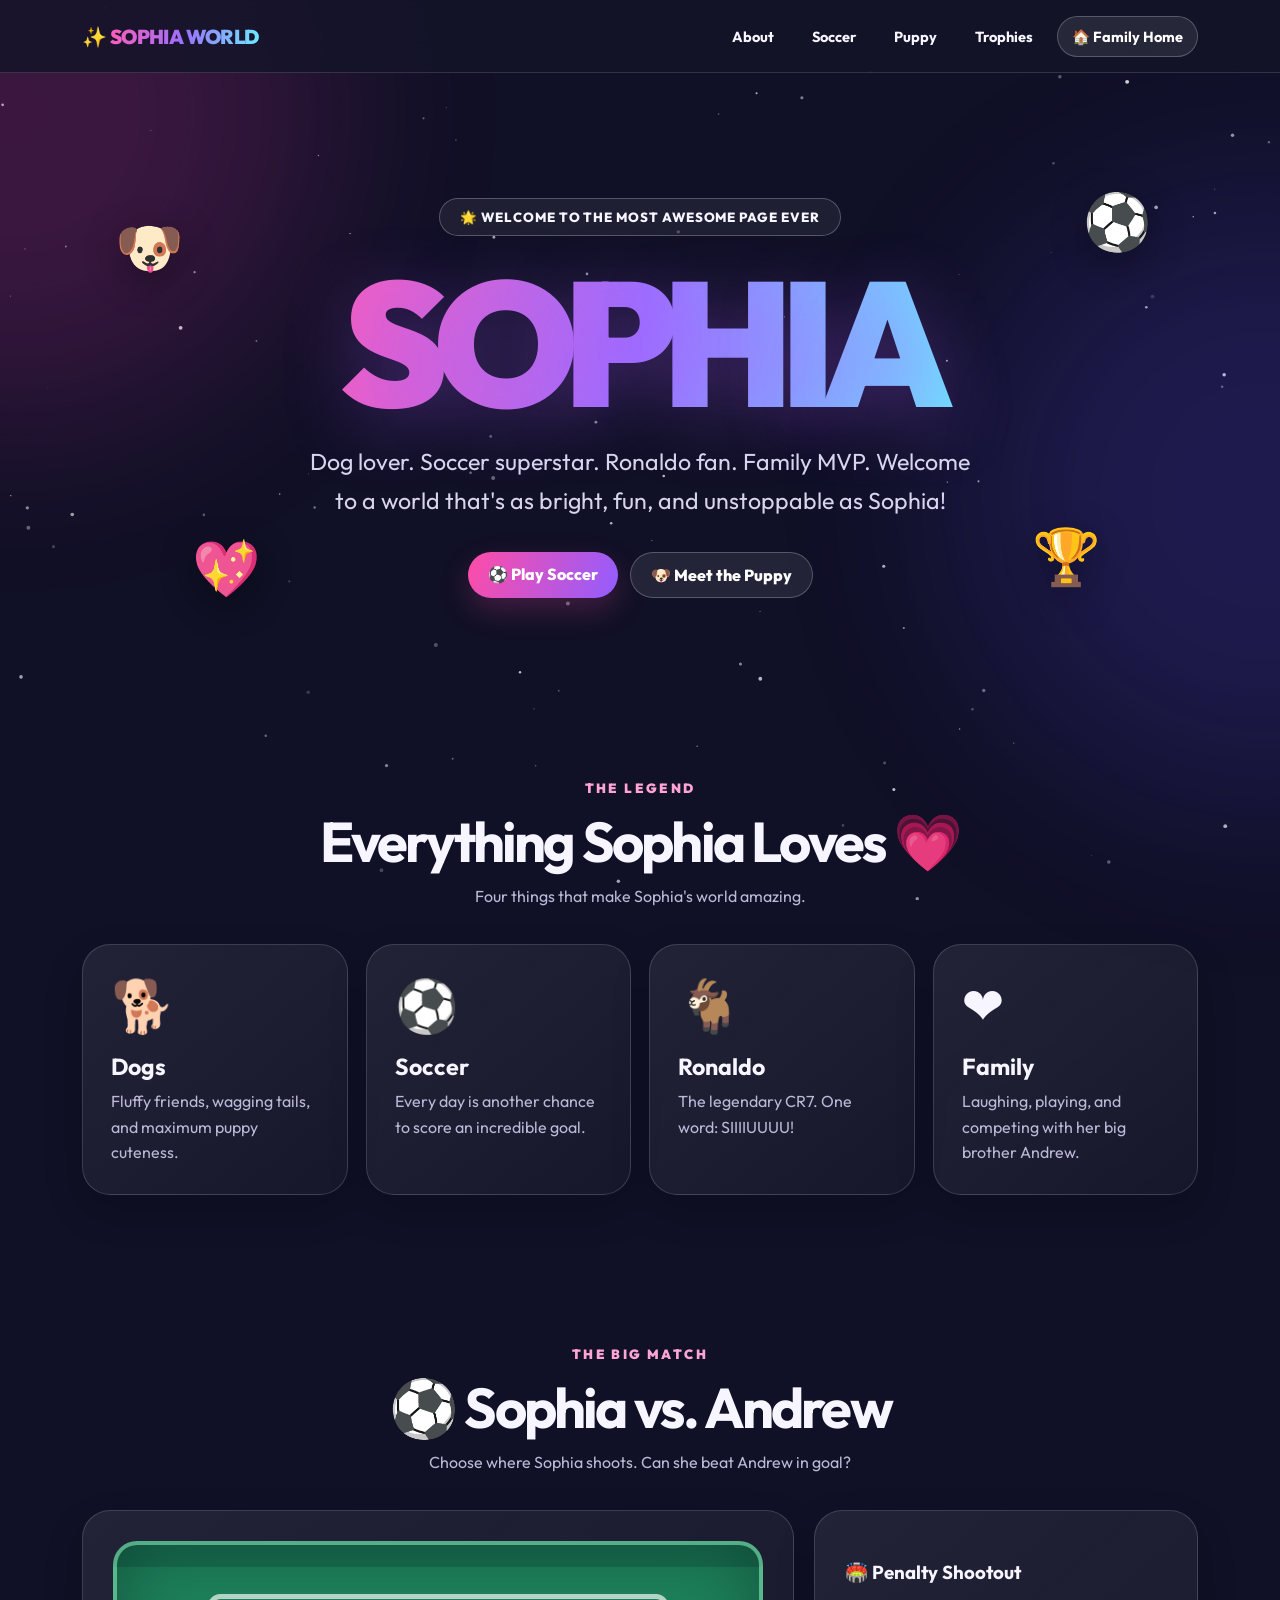
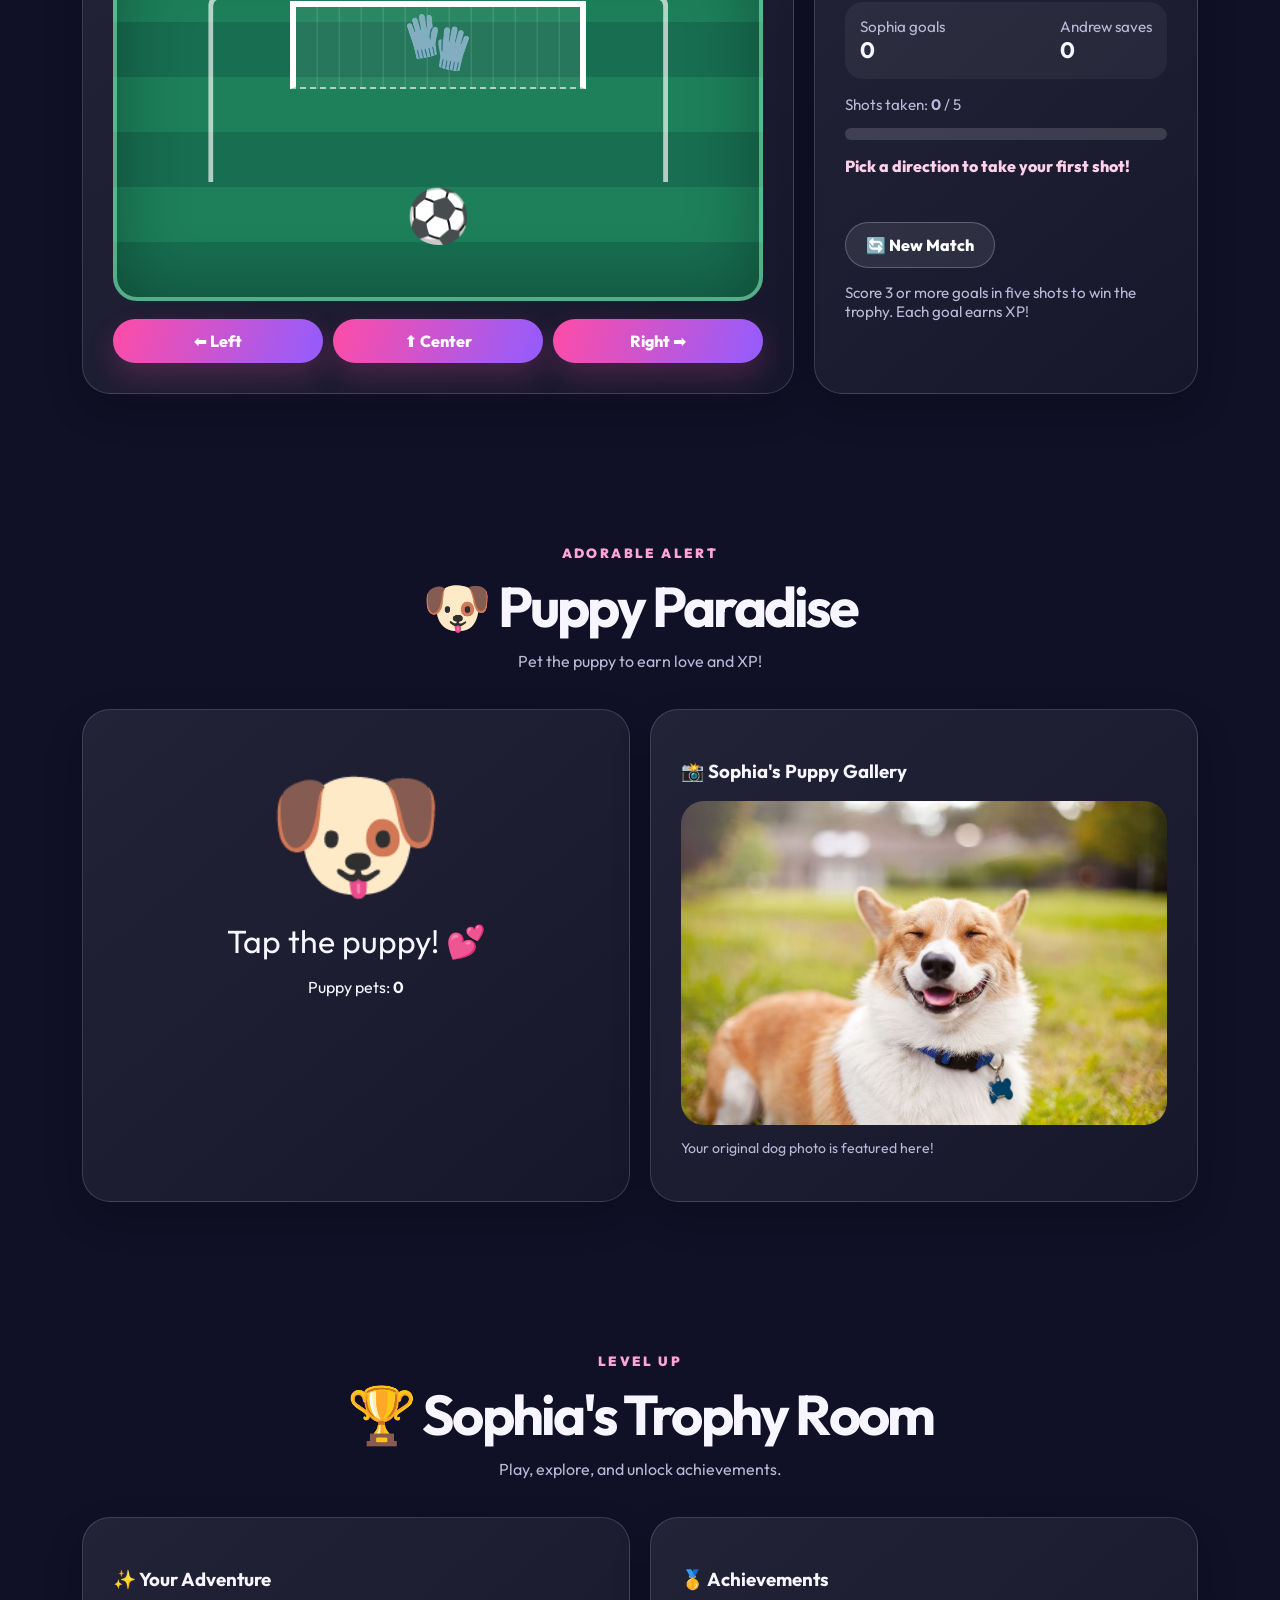
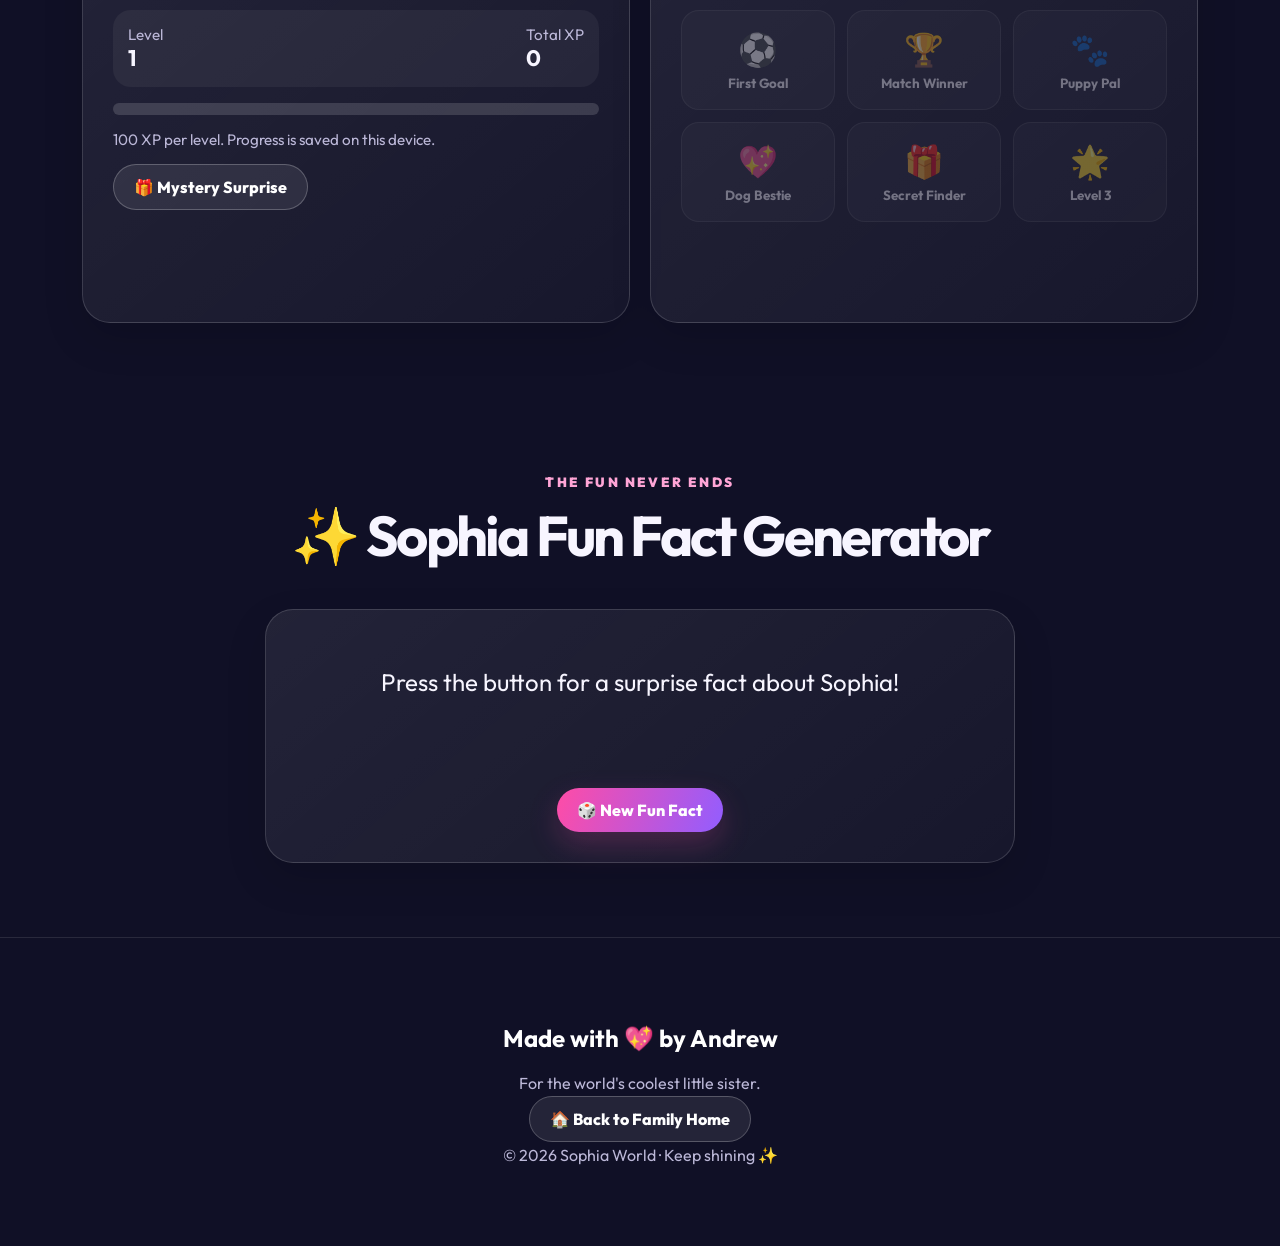
<file: index.html>
<!DOCTYPE html>
<html lang="en"><head><meta charset="UTF-8"><meta name="viewport" content="width=device-width,initial-scale=1"><meta name="theme-color" content="#11112b"><title>Sophia World ✨</title><style>
@import url('https://fonts.googleapis.com/css2?family=Outfit:wght@400;500;600;700;800;900&display=swap');
:root{--pink:#ff5cb8;--violet:#9b70ff;--cyan:#6ceaff;--bg:#101026;--ink:#f7f5ff;--muted:#bcb8d8}*{box-sizing:border-box}html{scroll-behavior:smooth}body{margin:0;background:var(--bg);color:var(--ink);font-family:Outfit,system-ui,sans-serif;overflow-x:hidden}button,a{font:inherit}button{cursor:pointer}a{color:inherit;text-decoration:none}#stars{position:fixed;inset:0;z-index:-2;pointer-events:none}.glow{position:fixed;width:38rem;height:38rem;border-radius:50%;filter:blur(100px);opacity:.18;z-index:-1;pointer-events:none}.g1{background:#fb3ab3;left:-18rem;top:-12rem}.g2{background:#6249ff;right:-18rem;top:12rem}.wrap{max-width:1160px;margin:auto;padding:0 22px}.nav{position:sticky;top:0;z-index:30;background:#14142ad9;backdrop-filter:blur(18px);border-bottom:1px solid #ffffff22}.nav .wrap{display:flex;align-items:center;justify-content:space-between;gap:16px;min-height:72px}.brand{font-size:1.25rem;font-weight:900;letter-spacing:-.03em}.brand span,.gradient{background:linear-gradient(100deg,var(--pink),var(--violet),var(--cyan));background-clip:text;color:transparent}.navlinks{display:flex;align-items:center;gap:10px;flex-wrap:wrap}.navlinks a{padding:10px 14px;border-radius:50px;font-weight:700;font-size:.91rem}.navlinks a:hover{background:#ffffff18}.pill,.btn{border:1px solid #ffffff3b;border-radius:100px;padding:12px 20px;background:#ffffff16;color:white;font-weight:800;transition:.2s}.btn:hover,.pill:hover{transform:translateY(-3px);background:#ffffff2a}.primary{background:linear-gradient(110deg,#ff4ca6,#925dff);border:0;box-shadow:0 12px 30px #ec49a23b}.primary:hover{background:linear-gradient(110deg,#ff66b5,#a278ff)}.hero{min-height:630px;display:grid;place-items:center;text-align:center;padding:110px 20px 90px;position:relative}.eyebrow{display:inline-block;border:1px solid #ffffff40;background:#ffffff10;border-radius:99px;padding:10px 20px;font-weight:800;letter-spacing:.07em;font-size:.83rem}.hero h1{font-size:clamp(5rem,15vw,11rem);line-height:.94;letter-spacing:-.085em;margin:24px 0 18px;font-weight:900;text-shadow:0 15px 70px #ae5dff50}.hero p{max-width:670px;margin:0 auto 32px;color:#d9d4ee;font-size:clamp(1.1rem,2.3vw,1.45rem);line-height:1.65}.hero-actions{display:flex;justify-content:center;gap:12px;flex-wrap:wrap}.floaters{position:absolute;inset:0;pointer-events:none;overflow:hidden}.floater{position:absolute;font-size:clamp(28px,5vw,55px);animation:bob 5s ease-in-out infinite alternate;filter:drop-shadow(0 10px 18px #0005)}@keyframes bob{to{transform:translateY(-25px) rotate(13deg)}}section{padding:74px 0}.section-top{text-align:center;margin-bottom:38px}.section-top small{color:#ffa5d6;letter-spacing:.18em;font-weight:900}.section-top h2{font-size:clamp(2rem,5vw,3.5rem);letter-spacing:-.05em;margin:9px 0}.section-top p{color:var(--muted);margin:0}.grid{display:grid;grid-template-columns:repeat(4,1fr);gap:18px}.card,.panel{background:linear-gradient(140deg,#ffffff15,#ffffff08);border:1px solid #ffffff27;border-radius:28px;box-shadow:0 16px 40px #0002}.card{padding:28px;min-height:230px;transition:.3s}.card:hover{transform:translateY(-9px);border-color:#ff8bd680;box-shadow:0 20px 55px #a347ff27}.card .emoji{font-size:3.2rem}.card h3{font-size:1.45rem;margin:15px 0 8px}.card p{color:var(--muted);line-height:1.6;margin:0}.panel{padding:30px}.game-layout{display:grid;grid-template-columns:1.3fr .7fr;gap:20px}.game-field{height:360px;border:4px solid #a4ffcc70;border-radius:24px;position:relative;overflow:hidden;background:repeating-linear-gradient(0deg,#176e50 0 55px,#1d805b 55px 110px);box-shadow:inset 0 0 70px #0005}.game-field:before{content:"";position:absolute;left:50%;top:14%;transform:translateX(-50%);width:70%;height:52%;border:5px solid #ffffffaa;border-bottom:0;border-radius:12px 12px 0 0}.goal{position:absolute;top:16%;left:27%;width:46%;height:25%;border:6px solid white;border-bottom:2px dashed #ffffff9c;background:repeating-linear-gradient(90deg,#ffffff10 0 20px,#ffffff2a 21px 22px)}.keeper{position:absolute;top:27%;left:50%;font-size:56px;transform:translate(-50%,-50%);transition:left .35s}.ball{position:absolute;bottom:14%;left:50%;transform:translateX(-50%);font-size:52px;transition:all .5s cubic-bezier(.2,.8,.2,1)}.aim{display:flex;gap:10px;flex-wrap:wrap;margin-top:18px}.aim button{flex:1;min-width:90px}.score{display:flex;justify-content:space-between;gap:10px;background:#ffffff0d;padding:15px;border-radius:18px;margin-bottom:16px}.score strong{font-size:1.4rem}.stat{color:var(--muted);font-size:.95rem}.progress{height:12px;border-radius:20px;background:#ffffff25;overflow:hidden;margin:14px 0}.progress div{height:100%;width:0%;background:linear-gradient(90deg,var(--pink),var(--cyan));transition:width .3s}.message{min-height:50px;font-weight:800;color:#ffd0ea}.puppy-grid{display:grid;grid-template-columns:1fr 1fr;gap:20px}.pet{font-size:clamp(5rem,14vw,9rem);text-align:center;display:block;cursor:pointer;user-select:none;transition:transform .2s}.pet:active{transform:scale(.85) rotate(-10deg)}.heart-pop{font-size:2rem;min-height:38px;text-align:center}.fact{font-size:1.5rem;line-height:1.5;min-height:100px}.trophies{display:grid;grid-template-columns:repeat(3,1fr);gap:12px}.trophy{background:#ffffff10;border:1px solid #ffffff20;border-radius:18px;text-align:center;padding:18px 8px;opacity:.4}.trophy.unlocked{opacity:1;border-color:#ffd68c8a;background:#ffca6017}.trophy span{display:block;font-size:2rem}.trophy small{display:block;margin-top:6px;font-weight:700}.dog-photo{width:100%;max-height:400px;object-fit:cover;border-radius:23px;display:block}.photo-note{color:var(--muted);font-size:.88rem}.footer{text-align:center;padding:65px 20px;border-top:1px solid #ffffff1b;color:var(--muted)}.footer h2{color:white}.confetti{position:fixed;width:9px;height:14px;top:-20px;pointer-events:none;z-index:99;animation:fall 2.2s linear forwards}@keyframes fall{to{transform:translate(var(--dx),110vh) rotate(950deg);opacity:0}}@media(max-width:850px){.grid{grid-template-columns:repeat(2,1fr)}.game-layout,.puppy-grid{grid-template-columns:1fr}.navlinks a:not(.pill){display:none}.hero{min-height:540px}}@media(max-width:520px){.grid{grid-template-columns:1fr}.panel{padding:20px}.hero h1{font-size:clamp(4rem,19vw,7rem)}.game-field{height:290px}.trophies{grid-template-columns:repeat(2,1fr)}.navlinks .pill{padding:10px 12px;font-size:.8rem}}
</style></head><body><canvas id="stars" aria-hidden="true"></canvas><div class="glow g1"></div><div class="glow g2"></div>
<nav class="nav"><div class="wrap"><a class="brand" href="#top">✨ <span>SOPHIA WORLD</span></a><div class="navlinks"><a href="#about">About</a><a href="#soccer">Soccer</a><a href="#puppy">Puppy</a><a href="#trophies">Trophies</a><a class="pill" href="https://andrewliuy.github.io/family/">🏠 Family Home</a></div></div></nav>
<header class="hero" id="top"><div class="floaters"><span class="floater" style="left:9%;top:22%">🐶</span><span class="floater" style="right:10%;top:18%;animation-delay:1s">⚽</span><span class="floater" style="left:15%;bottom:16%;animation-delay:2s">💖</span><span class="floater" style="right:14%;bottom:18%;animation-delay:1.5s">🏆</span></div><div><div class="eyebrow">🌟 WELCOME TO THE MOST AWESOME PAGE EVER</div><h1 class="gradient">SOPHIA</h1><p>Dog lover. Soccer superstar. Ronaldo fan. Family MVP. Welcome to a world that's as bright, fun, and unstoppable as Sophia!</p><div class="hero-actions"><a href="#soccer" class="btn primary">⚽ Play Soccer</a><a href="#puppy" class="btn">🐶 Meet the Puppy</a></div></div></header>
<main><section id="about"><div class="wrap"><div class="section-top"><small>THE LEGEND</small><h2>Everything Sophia Loves 💗</h2><p>Four things that make Sophia's world amazing.</p></div><div class="grid"><article class="card"><div class="emoji">🐕</div><h3>Dogs</h3><p>Fluffy friends, wagging tails, and maximum puppy cuteness.</p></article><article class="card"><div class="emoji">⚽</div><h3>Soccer</h3><p>Every day is another chance to score an incredible goal.</p></article><article class="card"><div class="emoji">🐐</div><h3>Ronaldo</h3><p>The legendary CR7. One word: SIIIIUUUU!</p></article><article class="card"><div class="emoji">❤️</div><h3>Family</h3><p>Laughing, playing, and competing with her big brother Andrew.</p></article></div></div></section>
<section id="soccer"><div class="wrap"><div class="section-top"><small>THE BIG MATCH</small><h2>⚽ Sophia vs. Andrew</h2><p>Choose where Sophia shoots. Can she beat Andrew in goal?</p></div><div class="game-layout"><div class="panel"><div class="game-field" aria-label="Soccer penalty shootout field"><div class="goal"></div><div class="keeper" id="keeper">🧤</div><div class="ball" id="ball">⚽</div></div><div class="aim"><button class="btn primary" data-shot="left">⬅️ Left</button><button class="btn primary" data-shot="center">⬆️ Center</button><button class="btn primary" data-shot="right">Right ➡️</button></div></div><div class="panel"><h3>🏟️ Penalty Shootout</h3><div class="score"><div><div class="stat">Sophia goals</div><strong id="goals">0</strong></div><div><div class="stat">Andrew saves</div><strong id="saves">0</strong></div></div><div class="stat">Shots taken: <b id="shots">0</b> / 5</div><div class="progress"><div id="shotprogress"></div></div><p class="message" id="matchmsg" aria-live="polite">Pick a direction to take your first shot!</p><button class="btn" id="reset">🔄 New Match</button><p class="stat">Score 3 or more goals in five shots to win the trophy. Each goal earns XP!</p></div></div></div></section>
<section id="puppy"><div class="wrap"><div class="section-top"><small>ADORABLE ALERT</small><h2>🐶 Puppy Paradise</h2><p>Pet the puppy to earn love and XP!</p></div><div class="puppy-grid"><div class="panel"><div class="pet" id="pet" role="button" tabindex="0" aria-label="Pet the puppy">🐶</div><div class="heart-pop" id="hearts" aria-live="polite">Tap the puppy! 💕</div><p style="text-align:center">Puppy pets: <b id="pets">0</b></p></div><div class="panel"><h3>📸 Sophia's Puppy Gallery</h3><img class="dog-photo" src="dog.jpg.avif" alt="A cute dog" onerror="this.style.display='none';document.getElementById('missingphoto').hidden=false"><p id="missingphoto" hidden>🐕 Put <b>dog.jpg.avif</b> in the same folder as this HTML file to display your dog photo.</p><p class="photo-note">Your original dog photo is featured here!</p></div></div></div></section>
<section id="trophies"><div class="wrap"><div class="section-top"><small>LEVEL UP</small><h2>🏆 Sophia's Trophy Room</h2><p>Play, explore, and unlock achievements.</p></div><div class="puppy-grid"><div class="panel"><h3>✨ Your Adventure</h3><div class="score"><div><div class="stat">Level</div><strong id="level">1</strong></div><div><div class="stat">Total XP</div><strong id="xp">0</strong></div></div><div class="progress"><div id="xpbar"></div></div><p class="stat">100 XP per level. Progress is saved on this device.</p><button class="btn" id="secret">🎁 Mystery Surprise</button><p id="secretmsg" class="message" aria-live="polite"></p></div><div class="panel"><h3>🥇 Achievements</h3><div class="trophies"><div class="trophy" id="t-first"><span>⚽</span><small>First Goal</small></div><div class="trophy" id="t-win"><span>🏆</span><small>Match Winner</small></div><div class="trophy" id="t-pet"><span>🐾</span><small>Puppy Pal</small></div><div class="trophy" id="t-love"><span>💖</span><small>Dog Bestie</small></div><div class="trophy" id="t-secret"><span>🎁</span><small>Secret Finder</small></div><div class="trophy" id="t-level"><span>🌟</span><small>Level 3</small></div></div></div></div></div></section>
<section><div class="wrap"><div class="section-top"><small>THE FUN NEVER ENDS</small><h2>✨ Sophia Fun Fact Generator</h2></div><div class="panel" style="text-align:center;max-width:750px;margin:auto"><p class="fact" id="fact">Press the button for a surprise fact about Sophia!</p><button class="btn primary" id="newfact">🎲 New Fun Fact</button></div></div></section></main>
<footer class="footer"><h2>Made with 💖 by Andrew</h2><p>For the world's coolest little sister.</p><p><a class="btn" href="https://andrewliuy.github.io/family/">🏠 Back to Family Home</a></p><p>© 2026 Sophia World · Keep shining ✨</p></footer>
<script>
'use strict';
const $=id=>document.getElementById(id);
const defaultData={xp:0,pets:0,achievements:[]};let data;
try{const saved=JSON.parse(localStorage.getItem('sophia-world-v2')||'null');data={...defaultData,...(saved&&typeof saved==='object'?saved:{})};if(!Array.isArray(data.achievements))data.achievements=[]}catch{data={...defaultData}}
function save(){try{localStorage.setItem('sophia-world-v2',JSON.stringify(data))}catch{}}
function confetti(){const colors=['#ff5cb8','#9b70ff','#6ceaff','#ffd76d','#fff'];for(let i=0;i<55;i++){const el=document.createElement('span');el.className='confetti';el.style.left=Math.random()*100+'vw';el.style.background=colors[i%colors.length];el.style.setProperty('--dx',(Math.random()*300-150)+'px');el.style.animationDelay=Math.random()*.6+'s';document.body.append(el);setTimeout(()=>el.remove(),3000)}}
function unlock(name){if(!data.achievements.includes(name)){data.achievements.push(name);save();confetti()}}
function addXP(n){data.xp+=n;if(data.xp>=200)unlock('level');save();render()}
function render(){$('xp').textContent=data.xp;$('level').textContent=Math.floor(data.xp/100)+1;$('xpbar').style.width=(data.xp%100)+'%';$('pets').textContent=data.pets;for(const name of ['first','win','pet','love','secret','level'])$('t-'+name).classList.toggle('unlocked',data.achievements.includes(name))}
let goals=0,saves=0,shots=0,busy=false;
function showScore(){$('goals').textContent=goals;$('saves').textContent=saves;$('shots').textContent=shots;$('shotprogress').style.width=(shots/5*100)+'%'}
function shoot(direction){if(busy||shots>=5)return;busy=true;const choices=['left','center','right'];const goalie=choices[Math.floor(Math.random()*3)];const positions={left:'30%',center:'50%',right:'70%'};$('keeper').style.left=positions[goalie];$('ball').style.left=positions[direction];$('ball').style.bottom='70%';$('ball').style.fontSize='29px';shots++;const scored=direction!==goalie;setTimeout(()=>{if(scored){goals++;$('matchmsg').textContent='GOOOOAL! Sophia scores! ⚽🔥';addXP(20);unlock('first')}else{saves++;$('matchmsg').textContent='Andrew makes the save! 🧤'}showScore();if(shots===5){if(goals>=3){$('matchmsg').textContent=`🏆 SOPHIA WINS ${goals}-${saves}! SIIIIUUUU!`;unlock('win');addXP(50);confetti()}else{$('matchmsg').textContent=`Final score: ${goals} goals, ${saves} saves. Try again!`}}setTimeout(()=>{$('ball').style.left='50%';$('ball').style.bottom='14%';$('ball').style.fontSize='52px';$('keeper').style.left='50%';busy=false},450)},520)}
document.querySelectorAll('[data-shot]').forEach(b=>b.addEventListener('click',()=>shoot(b.dataset.shot)));
$('reset').addEventListener('click',()=>{if(busy)return;goals=0;saves=0;shots=0;showScore();$('matchmsg').textContent='New match! Pick a direction.'});
function petPuppy(){data.pets++;$('hearts').textContent=['💖 Woof!','💕 Best friends!','🐶 Happy puppy!','❤️ So much love!'][Math.floor(Math.random()*4)];if(data.pets===1)unlock('pet');if(data.pets>=10)unlock('love');addXP(5);render()}
$('pet').addEventListener('click',petPuppy);$('pet').addEventListener('keydown',e=>{if(e.key==='Enter'||e.key===' '){e.preventDefault();petPuppy()}});
$('secret').addEventListener('click',()=>{$('secretmsg').textContent='🎉 SECRET UNLOCKED: Sophia is officially AMAZING!';unlock('secret');addXP(25);confetti()});
const facts=['🐶 Sophia absolutely loves dogs!','⚽ Sophia is almost ready to beat Andrew at soccer!','🐐 Cristiano Ronaldo is one of her favorite players!','💖 Family time is the best time!','🏆 The sibling soccer championship is still anyone’s game!','✨ Sophia makes every day more fun!','😂 Andrew insists he is still the soccer champion.'];let last=-1;
$('newfact').addEventListener('click',()=>{let n=Math.floor(Math.random()*facts.length);if(n===last)n=(n+1)%facts.length;last=n;$('fact').textContent=facts[n]});
const canvas=$('stars'),ctx=canvas.getContext('2d');let stars=[],w,h,frame=0;function resize(){w=canvas.width=window.innerWidth;h=canvas.height=window.innerHeight;stars=Array.from({length:Math.min(110,Math.floor(w*h/11000))},()=>({x:Math.random()*w,y:Math.random()*h,r:Math.random()*1.6+.4,a:Math.random()*.7+.2,s:Math.random()*.015+.003}))}window.addEventListener('resize',resize);resize();function animate(){ctx.clearRect(0,0,w,h);frame++;for(const s of stars){ctx.globalAlpha=s.a*(.7+.3*Math.sin(frame*s.s));ctx.fillStyle='#fff';ctx.beginPath();ctx.arc(s.x,s.y,s.r,0,Math.PI*2);ctx.fill()}ctx.globalAlpha=1;requestAnimationFrame(animate)}if(!window.matchMedia('(prefers-reduced-motion: reduce)').matches)animate();else{for(const s of stars){ctx.fillStyle='#aaa3da';ctx.fillRect(s.x,s.y,2,2)}}render();showScore();
</script></body></html>
</file>
